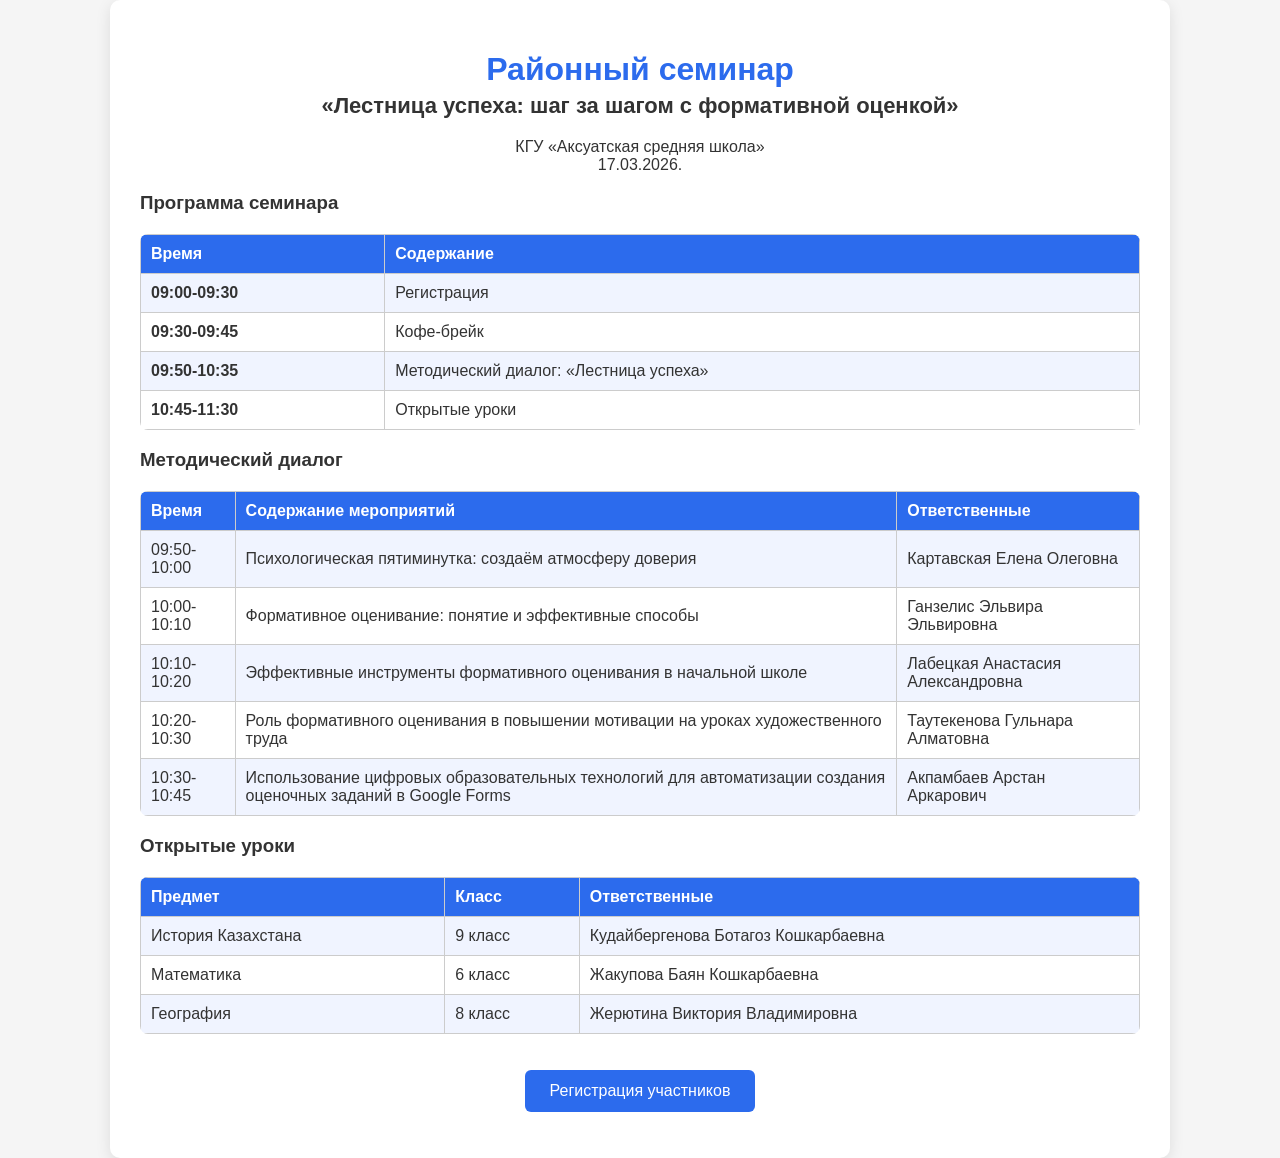
<file: index.html>
<!DOCTYPE html>
<html lang="ru">
<head>
<meta charset="UTF-8">
<meta name="viewport" content="width=device-width, initial-scale=1.0">
<title>Районный семинар</title>
<link rel="stylesheet" href="style.css">
</head>
<body>

<div class="container">

<h1>Районный семинар</h1>
<h2>«Лестница успеха: шаг за шагом с формативной оценкой»</h2>
<p style="text-align:center;">КГУ «Аксуатская средняя школа»<br>17.03.2026.</p>

<h3>Программа семинара</h3>
<table>
<tr><th>Время</th><th>Содержание</th></tr>
<tr><td><b>09:00-09:30</b></td><td>Регистрация</td></tr>
<tr><td><b>09:30-09:45</b></td><td>Кофе-брейк</td></tr>
<tr><td><b>09:50-10:35</b></td><td>Методический диалог: «Лестница успеха»</td></tr>
<tr><td><b>10:45-11:30</b></td><td>Открытые уроки</td></tr>
</table>

<h3>Методический диалог</h3>
<table>
<tr><th>Время</th><th>Содержание мероприятий</th><th>Ответственные</th></tr>
<tr><td>09:50-10:00</td><td>Психологическая пятиминутка: создаём атмосферу доверия</td><td>Картавская Елена Олеговна</td></tr>
<tr><td>10:00-10:10</td><td>Формативное оценивание: понятие и эффективные способы</td><td>Ганзелис Эльвира Эльвировна</td></tr>
<tr><td>10:10-10:20</td><td>Эффективные инструменты формативного оценивания в начальной школе</td><td>Лабецкая Анастасия Александровна</td></tr>
<tr><td>10:20-10:30</td><td>Роль формативного оценивания в повышении мотивации на уроках художественного труда</td><td>Таутекенова Гульнара Алматовна</td></tr>
<tr><td>10:30-10:45</td><td>Использование цифровых образовательных технологий для автоматизации создания оценочных заданий в Google Forms</td><td>Акпамбаев Арстан Аркарович</td></tr>
</table>

<h3>Открытые уроки</h3>
<table>
<tr><th>Предмет</th><th>Класс</th><th>Ответственные</th></tr>
<tr><td>История Казахстана</td><td>9 класс</td><td>Кудайбергенова Ботагоз Кошкарбаевна</td></tr>
<tr><td>Математика</td><td>6 класс</td><td>Жакупова Баян Кошкарбаевна</td></tr>
<tr><td>География</td><td>8 класс</td><td>Жерютина Виктория Владимировна</td></tr>
</table>

<p style="text-align:center;">
<a href="register.html" class="button">Регистрация участников</a>
</p>

</div>

</body>
</html>
</file>
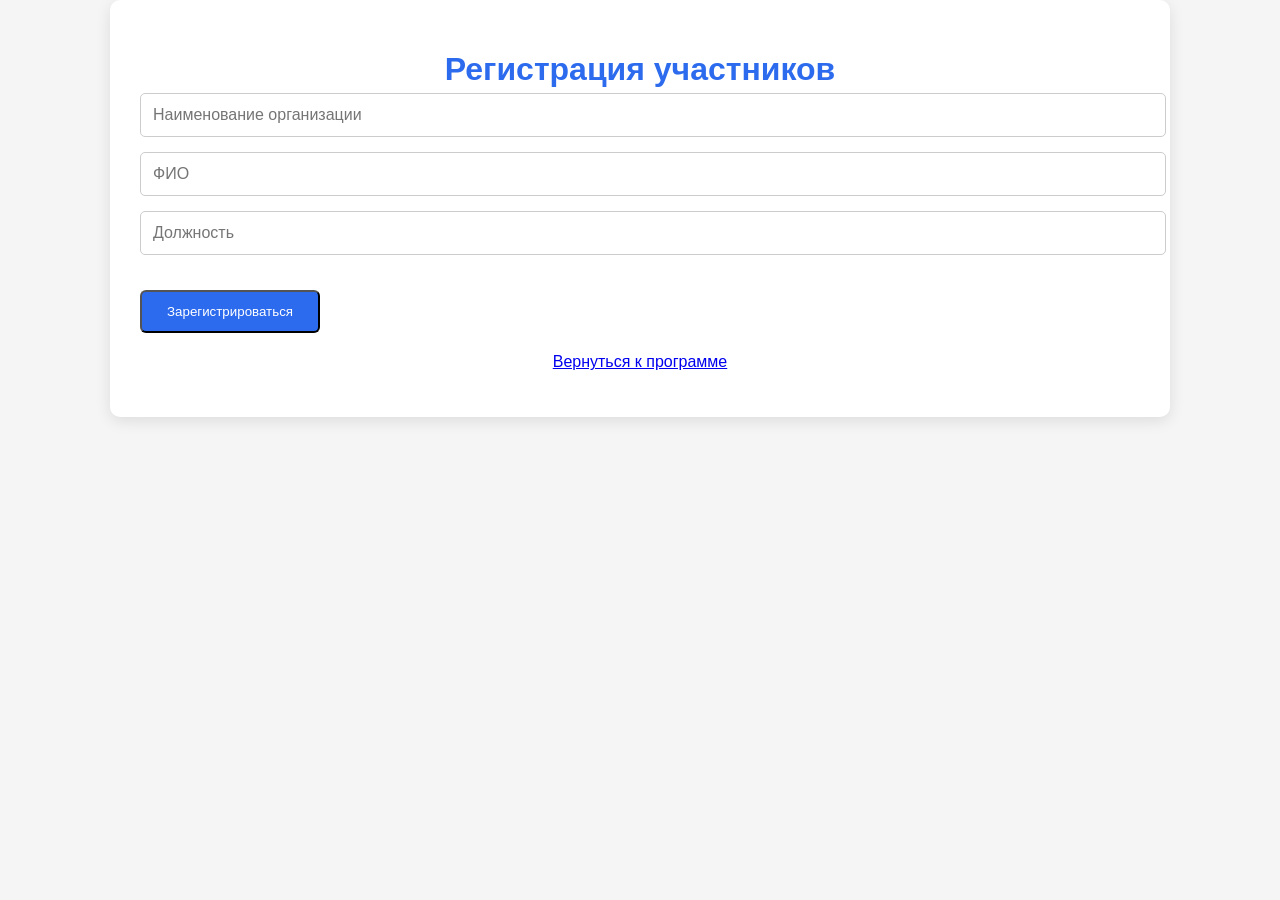
<file: register.html>
<!DOCTYPE html>
<html lang="ru">
<head>
<meta charset="UTF-8">
<meta name="viewport" content="width=device-width, initial-scale=1.0">
<title>Регистрация</title>
<link rel="stylesheet" href="style.css">
<script src="script.js" defer></script>
</head>
<body>

<div class="container">
<h1>Регистрация участников</h1>

<form id="registrationForm">
  <input type="text" name="organization" placeholder="Наименование организации" required>
  <input type="text" name="name" placeholder="ФИО" required>
  <input type="text" name="position" placeholder="Должность" required>
  <button class="button" type="submit">Зарегистрироваться</button>
</form>

<p style="text-align:center;margin-top:20px;">
<a href="index.html">Вернуться к программе</a>
</p>

</div>
</body>
</html>
</file>
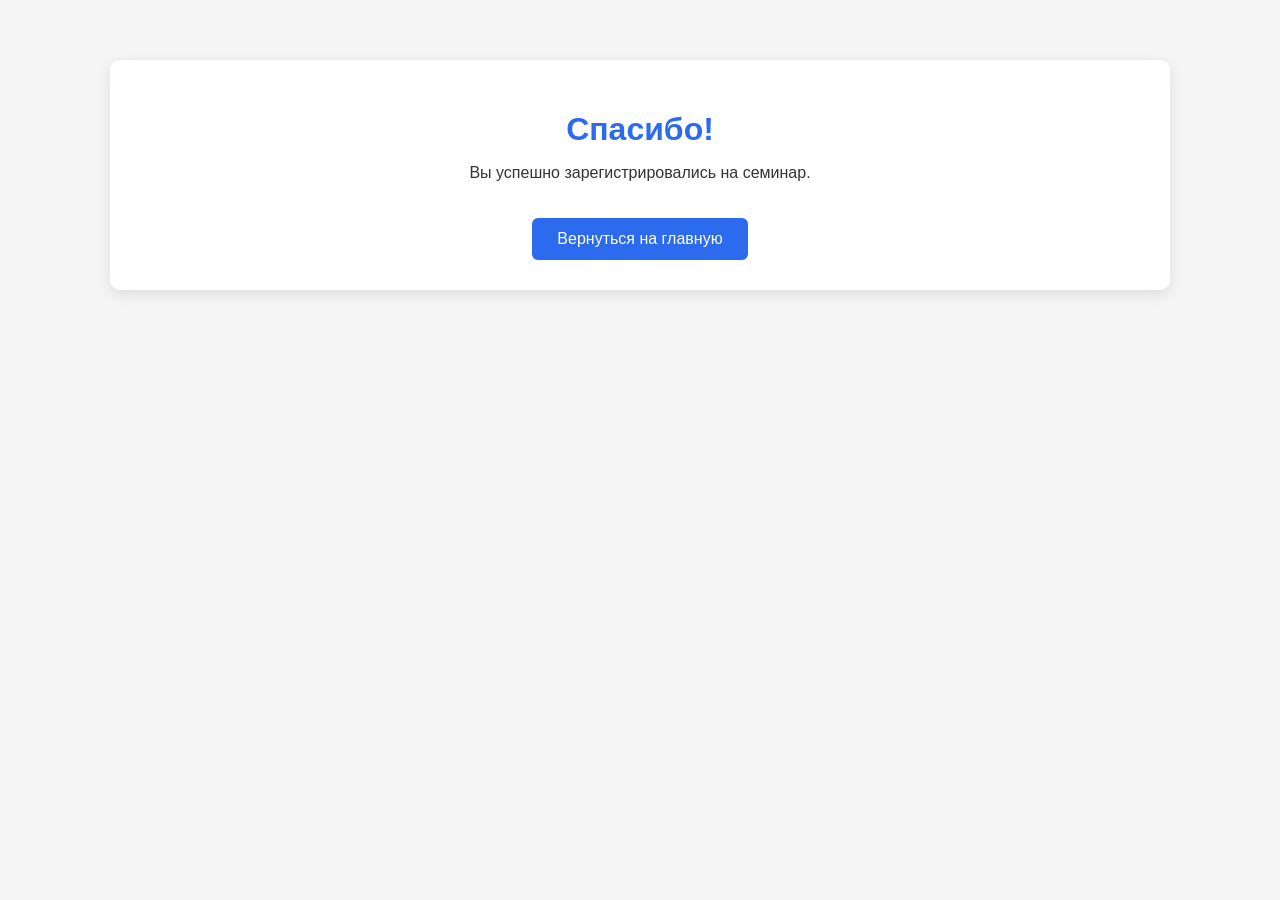
<file: thanks.html>
<!DOCTYPE html>
<html lang="ru">
<head>
<meta charset="UTF-8">
<meta name="viewport" content="width=device-width, initial-scale=1.0">
<title>Спасибо</title>
<link rel="stylesheet" href="style.css">
</head>
<body>

<div class="container" style="text-align:center;margin-top:60px">
<h1>Спасибо!</h1>
<p>Вы успешно зарегистрировались на семинар.</p>
<a href="index.html" class="button">Вернуться на главную</a>
</div>

</body>
</html>
</file>
<file: style.css>
/* Общие стили */
body {
  margin: 0;
  padding: 0;
  font-family: 'Arial', sans-serif;
  background: #f5f5f5;
  color: #333;
}

.container {
  max-width: 1000px;
  margin: auto;
  background: #fff;
  padding: 30px;
  box-shadow: 0 4px 15px rgba(0,0,0,0.1);
  border-radius: 10px;
}

/* Заголовки */
h1 {
  text-align: center;
  font-size: 32px;
  color: #2c6bed;
  margin-bottom: 5px;
}

h2 {
  text-align: center;
  font-size: 22px;
  margin-top: 0;
}

/* Таблицы */
table {
  width: 100%;
  border-collapse: collapse;
  margin-top: 20px;
  border-radius: 8px;
  overflow: hidden;
}

th, td {
  border: 1px solid #ccc;
  padding: 10px;
  text-align: left;
}

th {
  background: #2c6bed;
  color: #fff;
}

tr:nth-child(even) td {
  background: #f0f4ff;
}

/* Кнопки */
.button {
  display: inline-block;
  background: #2c6bed;
  color: #fff;
  padding: 12px 25px;
  text-decoration: none;
  border-radius: 6px;
  transition: 0.3s;
  margin-top: 20px;
}

.button:hover {
  background: #1f4fb3;
}

/* Инпуты формы */
input {
  width: 100%;
  padding: 12px;
  margin-bottom: 15px;
  border-radius: 5px;
  border: 1px solid #ccc;
  font-size: 16px;
}

/* Адаптивность */
@media (max-width: 600px) {
  .container {
    padding: 15px;
  }
  h1 {
    font-size: 24px;
  }
  h2 {
    font-size: 30px;
  }
  table {
    font-size: 14px;
  }
  .button {
    width: 100%;
    text-align: center;
  }

}
</file>
